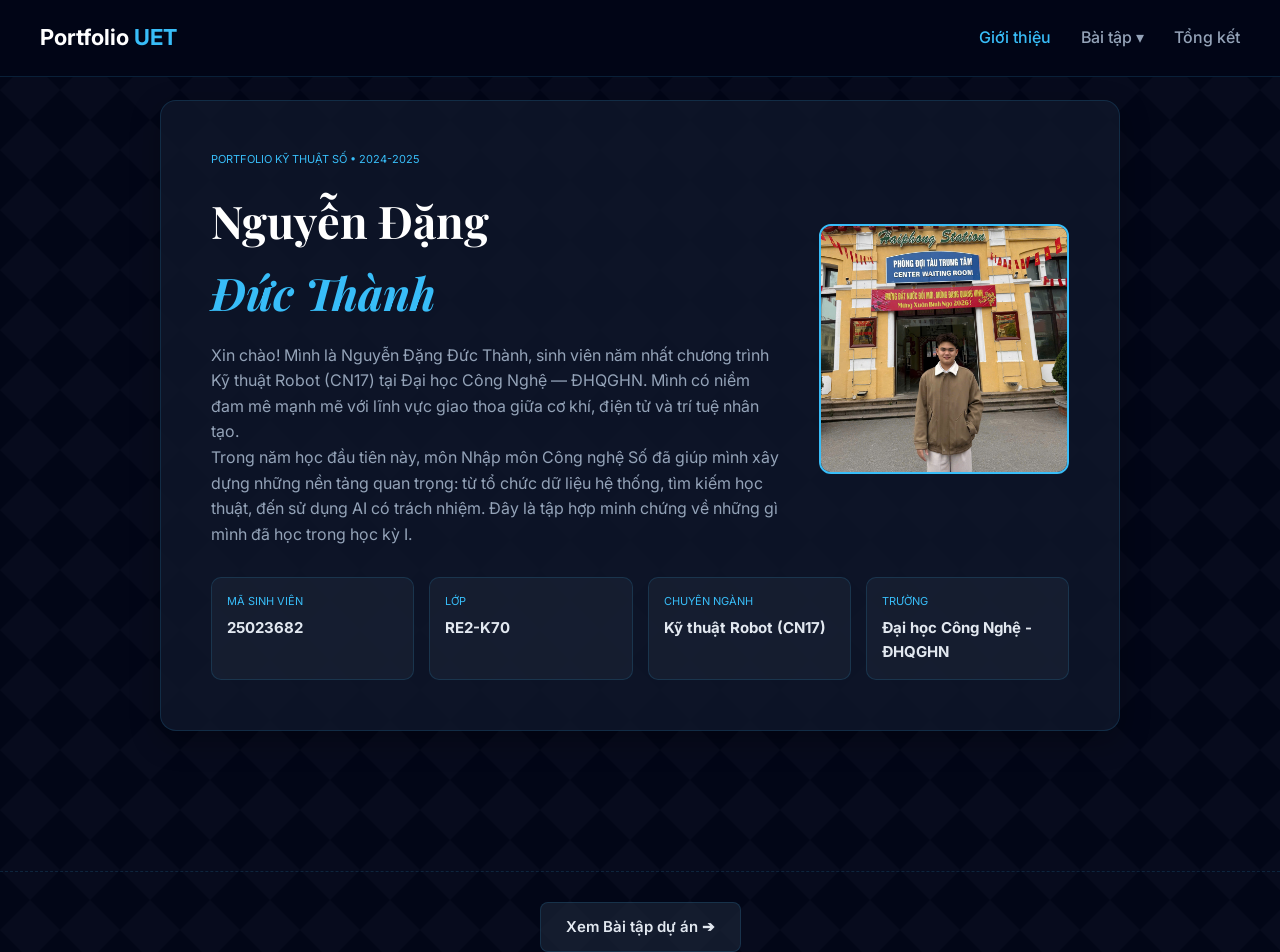
<file: index.html>
<!DOCTYPE html>
<html lang="vi">
<head>
    <meta charset="UTF-8">
    <title>Giới thiệu - Portfolio</title>
    <link rel="stylesheet" href="style.css">
</head>
<body class="bg-robot">
    <nav class="navbar">
        <a href="index.html" class="nav-logo">Portfolio <span>UET</span></a>
        <ul class="nav-menu">
            <li class="nav-item"><a href="index.html" class="nav-link" style="color: var(--accent);">Giới thiệu</a></li>
            <li class="nav-item">
                <a href="projects.html" class="nav-link">Bài tập ▾</a>
                <div class="dropdown-menu">
                    <a href="projects.html" class="dropdown-item">6 Bài tập thành phần</a>
                </div>
            </li>
            <li class="nav-item"><a href="reflection.html" class="nav-link">Tổng kết</a></li>
        </ul>
    </nav>

    <div class="container">
        <section class="hero">
            <div style="display: flex; gap: 40px; align-items: center;">
                <div style="flex: 1;">
                    <div class="card-label">PORTFOLIO KỸ THUẬT SỐ • 2024-2025</div>
                    <h1>Nguyễn Đặng<br><span>Đức Thành</span></h1>
                    <p class="text-dim">Xin chào! Mình là Nguyễn Đặng Đức Thành, sinh viên năm nhất chương trình Kỹ thuật Robot (CN17) tại Đại học Công Nghệ — ĐHQGHN. Mình có niềm đam mê mạnh mẽ với lĩnh vực giao thoa giữa cơ khí, điện tử và trí tuệ nhân tạo.</p>
                    <p class="text-dim">Trong năm học đầu tiên này, môn Nhập môn Công nghệ Số đã giúp mình xây dựng những nền tảng quan trọng: từ tổ chức dữ liệu hệ thống, tìm kiếm học thuật, đến sử dụng AI có trách nhiệm. Đây là tập hợp minh chứng về những gì mình đã học trong học kỳ I.</p>
                </div>
                <div style="width: 250px; height: 250px; border-radius: 12px; overflow: hidden; border: 2px solid var(--accent);">
                    <img src="thanh.jpg" alt="Hình Robot" style="width: 100%; height: 100%; object-fit: cover;">
                </div>
            </div>

            <div class="info-grid">
                <div class="card"><div class="card-label">Mã Sinh Viên</div><div class="card-val">25023682</div></div>
                <div class="card"><div class="card-label">Lớp</div><div class="card-val">RE2-K70</div></div>
                <div class="card"><div class="card-label">Chuyên ngành</div><div class="card-val">Kỹ thuật Robot (CN17)</div></div>
                <div class="card"><div class="card-label">Trường</div><div class="card-val">Đại học Công Nghệ - ĐHQGHN</div></div>
            </div>
        </section>
    </div>
    <div class="bottom-nav">
            <a href="projects.html" class="btn-page">Xem Bài tập dự án ➔</a>
        </div>
    <script>
        document.addEventListener('DOMContentLoaded', () => {
            // Chỉ bắt các link chuyển trang nội bộ, bỏ qua các link mở tab mới (Drive)
            const internalLinks = document.querySelectorAll('a[href="index.html"], a[href="projects.html"], a[href="reflection.html"]');
            
            internalLinks.forEach(link => {
                link.addEventListener('click', function(e) {
                    e.preventDefault(); // Ngăn trình duyệt chuyển trang ngay lập tức
                    const targetUrl = this.href;
                    
                    // Thêm hiệu ứng mờ dần
                    document.body.classList.add('fade-out');
                    
                    // Chờ 300ms (bằng thời gian chạy animation) rồi mới chuyển trang
                    setTimeout(() => {
                        window.location.href = targetUrl;
                    }, 300);
                });
            });
        });
    </script>
</body>
</html>
</file>
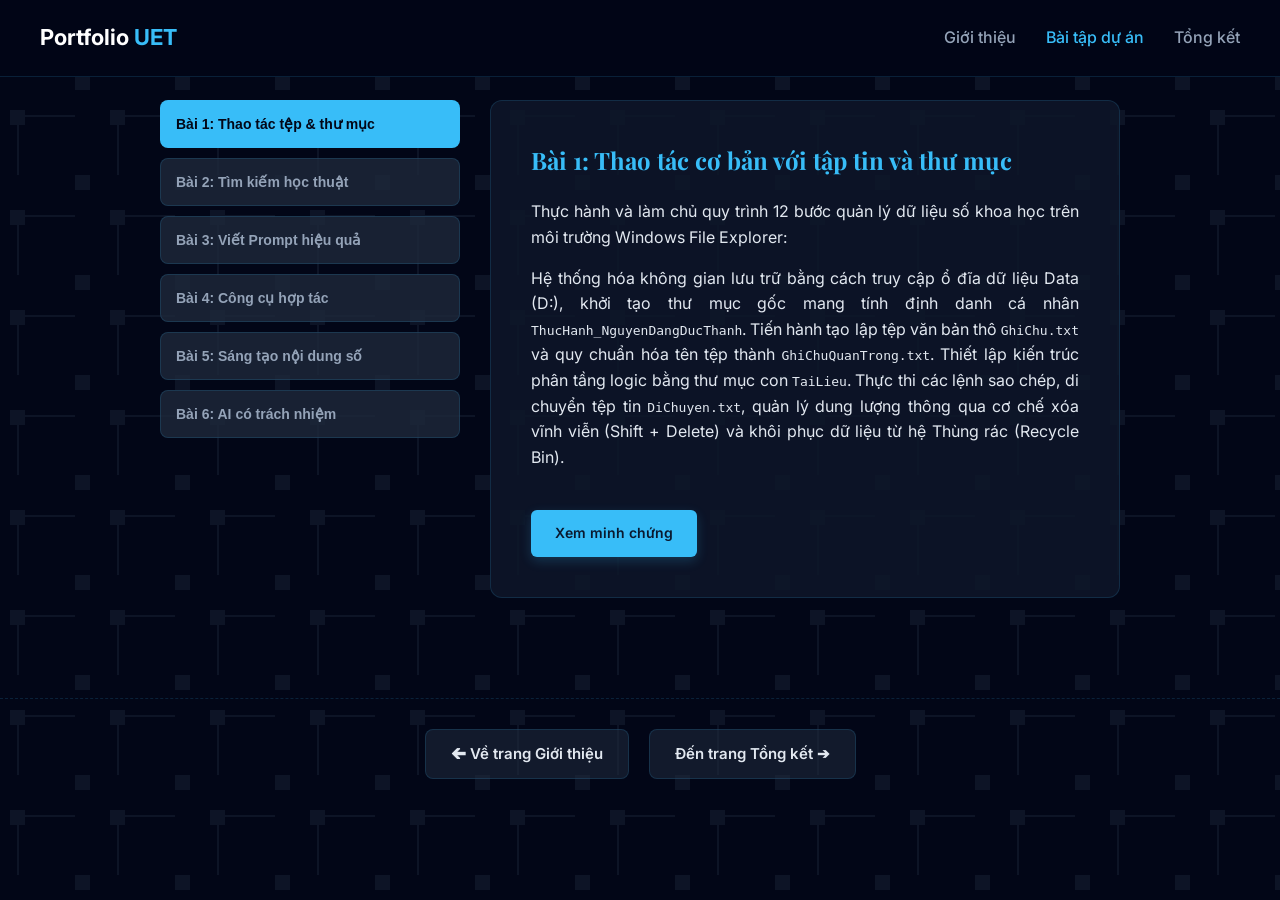
<file: projects.html>
<!DOCTYPE html>
<html lang="vi">
<head>
    <meta charset="UTF-8">
    <meta name="viewport" content="width=device-width, initial-scale=1.0">
    <title>Bài tập dự án - Portfolio</title>
    <link rel="stylesheet" href="style.css">
    <style>
        /* Định dạng riêng cho nút bấm "Xem minh chứng" dạng khối đơn giản */
        .btn-standalone {
            display: inline-block;
            background-color: var(--accent);
            color: #0A192F; /* Màu chữ tối để nổi bật trên nền xanh sáng */
            padding: 12px 24px;
            border-radius: 6px;
            text-decoration: none;
            font-size: 14px;
            font-weight: 600;
            margin-top: 25px;
            transition: all 0.3s ease;
            box-shadow: 0 4px 12px rgba(56, 189, 248, 0.2);
        }
        .btn-standalone:hover {
            background-color: #7dd3fc; /* Sáng lên khi di chuột vào */
            transform: translateY(-2px);
            box-shadow: 0 6px 20px rgba(56, 189, 248, 0.4);
        }
    </style>
</head>
<body class="bg-circuit">
    
    <nav class="navbar">
        <a href="index.html" class="nav-logo">Portfolio <span>UET</span></a>
        <ul class="nav-menu">
            <li class="nav-item"><a href="index.html" class="nav-link">Giới thiệu</a></li>
            <li class="nav-item"><a href="projects.html" class="nav-link" style="color: var(--accent);">Bài tập dự án</a></li>
            <li class="nav-item"><a href="reflection.html" class="nav-link">Tổng kết</a></li>
        </ul>
    </nav>

    <div class="container">
        <div class="project-layout">
            
            <div class="tab-menu">
                <button class="tablinks" onclick="openTab(event, 'Bai1')" id="defaultOpen">Bài 1: Thao tác tệp & thư mục</button>
                <button class="tablinks" onclick="openTab(event, 'Bai2')">Bài 2: Tìm kiếm học thuật</button>
                <button class="tablinks" onclick="openTab(event, 'Bai3')">Bài 3: Viết Prompt hiệu quả</button>
                <button class="tablinks" onclick="openTab(event, 'Bai4')">Bài 4: Công cụ hợp tác</button>
                <button class="tablinks" onclick="openTab(event, 'Bai5')">Bài 5: Sáng tạo nội dung số</button>
                <button class="tablinks" onclick="openTab(event, 'Bai6')">Bài 6: AI có trách nhiệm</button>
            </div>

            <div class="project-content">
                
                <div id="Bai1" class="tabcontent">
                    <h2>Bài 1: Thao tác cơ bản với tập tin và thư mục</h2>
                    <p>Thực hành và làm chủ quy trình 12 bước quản lý dữ liệu số khoa học trên môi trường Windows File Explorer:</p>
                    <p>Hệ thống hóa không gian lưu trữ bằng cách truy cập ổ đĩa dữ liệu Data (D:), khởi tạo thư mục gốc mang tính định danh cá nhân <code>ThucHanh_NguyenDangDucThanh</code>. Tiến hành tạo lập tệp văn bản thô <code>GhiChu.txt</code> và quy chuẩn hóa tên tệp thành <code>GhiChuQuanTrong.txt</code>. Thiết lập kiến trúc phân tầng logic bằng thư mục con <code>TaiLieu</code>. Thực thi các lệnh sao chép, di chuyển tệp tin <code>DiChuyen.txt</code>, quản lý dung lượng thông qua cơ chế xóa vĩnh viễn (Shift + Delete) và khôi phục dữ liệu từ hệ Thùng rác (Recycle Bin).</p>
                    
                    <div style="text-align: left;">
                        <a href="https://docs.google.com/document/d/12MrlPTNfe4G2E7FvAIZHRlG-R_RvouPR/edit?usp=drive_link&ouid=106615070601937720406&rtpof=true&sd=true" target="_blank" class="btn-standalone">Xem minh chứng</a>
                    </div>
                </div>

                <div id="Bai2" class="tabcontent">
                    <h2>Bài 2: Tìm kiếm và đánh giá thông tin học thuật</h2>
                    <p><strong>Chủ đề nghiên cứu:</strong> Ứng dụng thuật toán SLAM (Simultaneous Localization and Mapping) dựa trên Deep Learning cho Robot di động tự động (AMR) trong môi trường động.</p>
                    <p><strong>Nội dung thực hiện:</strong> Thu thập thành công 11 tài liệu học thuật (bao gồm 7 bài báo khoa học chất lượng cao) thông qua việc đối chiếu chéo trên 5 loại nguồn chuyên sâu vượt yêu cầu (IEEE Xplore, ScienceDirect, Springer, arXiv và hệ thống dữ liệu số VNU-LIC). Sử dụng linh hoạt các toán tử tìm kiếm nâng cao để giải quyết bài toán sai số động học của AMR trong môi trường nhà kho và bệnh viện thực tế. Tiến hành phân tích độ tin cậy nghiêm ngặt của nguồn tin tạp chí khoa học chuyên ngành (như IEEE T-RO) và nguồn mở GitHub theo hệ tiêu chuẩn đánh giá CRAAP khắt khe.</p>
                    
                    <table>
                        <tr>
                            <th>STT</th>
                            <th>Loại nguồn</th>
                            <th>Tác giả / Tổ chức chính</th>
                            <th>Năm</th>
                            <th>Tiêu chí đánh giá nổi bật (CRAAP)</th>
                            <th>Xếp hạng độ tin cậy</th>
                        </tr>
                        <tr>
                            <td>1</td>
                            <td>Báo khoa học (IEEE T-RO)</td>
                            <td>Chen, L., et al.</td>
                            <td>2024</td>
                            <td>Tạp chí nhóm Q1 hàng đầu thế giới. Quy trình bình duyệt khắt khe, thực nghiệm Gazebo và phần cứng TurtleBot3 mạnh mẽ.</td>
                            <td>Xuất sắc (5/5)</td>
                        </tr>
                        <tr>
                            <td>2</td>
                            <td>Mã nguồn mở (GitHub)</td>
                            <td>Campos, C., et al.</td>
                            <td>2025</td>
                            <td>ORB_SLAM3 Repository minh bạch, tính thực tiễn cao trên hệ điều hành ROS (>8.5k Stars).</td>
                            <td>Cao (4/5)</td>
                        </tr>
                    </table>

                    <div style="text-align: left;">
                        <a href="https://docs.google.com/document/d/1fKledi_Krc_HPqxRp469gQ3Hni8iyPw9/edit?usp=drive_link&ouid=106615070601937720406&rtpof=true&sd=true" target="_blank" class="btn-standalone">Xem minh chứng</a>
                    </div>
                </div>

                <div id="Bai3" class="tabcontent">
                    <h2>Bài 3: Viết Prompt hiệu quả cho các tác vụ học tập</h2>
                    <p>Ứng dụng kỹ thuật Prompt Engineering nâng cao để giải quyết tác vụ toán học chuyên sâu: Giải thích bản chất khái niệm <strong>"Ma trận hiệp phương sai (Covariance Matrix)"</strong> trong môn Xác suất thống kê phục vụ thuật toán lọc Kalman trên Robot.</p>
                    <p>Xây dựng và chạy thực nghiệm đối chiếu 3 cấu trúc Prompt khác nhau. Mô hình Prompt Nâng cao (Gán vai trò Giảng viên Toán tin UET + Bối cảnh đối tượng tiếp nhận + Chuỗi tư duy Chain-of-Thought từ đơn biến sang đa biến + Kỹ thuật so sánh Analogy trực quan + Ràng buộc dữ liệu đầu ra bằng công thức LaTeX và Bảng biểu) mang lại phản hồi logic vượt trội, giúp nắm vững bản chất toán học ứng dụng trong Machine Learning thay vì sao chép lý thuyết thô từ điển.</p>
                    
                    <div style="text-align: left;">
                        <a href="https://docs.google.com/document/d/1RMJFjkzJ40qqbWoCbv8PGHxoK8bscSfg/edit?usp=drive_link&ouid=106615070601937720406&rtpof=true&sd=true" target="_blank" class="btn-standalone">Xem minh chứng</a>
                    </div>
                </div>

                <div id="Bai4" class="tabcontent">
                    <h2>Bài 4: Sử dụng công cụ hợp tác trực tuyến cho dự án nhóm</h2>
                    <p>Vận hành đồng bộ mô hình quản trị dự án số đám mây trong thời gian nhóm cộng tác 1 tuần. Hệ sinh thái công cụ phối hợp bao gồm: **Trello** điều phối tiến độ qua bảng Kanban kỹ thuật số (To-do, Doing, Done) và đặt deadline rõ ràng; **Google Docs** cộng tác soạn thảo văn bản đồng thời; **Google Drive** tổ chức hệ thống cây thư mục lưu trữ logic phân loại khoa học; và **Discord/Zalo** duy trì trung tâm giao tiếp nhanh.</p>
                    <p><strong>Giải pháp kỹ thuật khắc phục thử thách:</strong> Chuyển quyền sửa trực tiếp trên Google Docs sang tính năng "Đề xuất chỉnh sửa" (Suggesting mode) để xử lý bài toán xung đột dữ liệu. Áp dụng tính năng Ghim tin nhắn (Pin message) trên Discord cho các quyết định quan trọng để giải quyết hiện tượng trôi tin, đồng thời áp đặt khung giờ đồng bộ trạng thái nhóm cố định (Sync-up) từ 20h - 21h hàng ngày nhằm nâng cao tính kỷ luật nhóm.</p>
                    
                    <div style="text-align: left;">
                        <a href="https://docs.google.com/document/d/1GSUy98F6HAi_2bE6ykkZJgAHTmRIBRJt/edit?usp=drive_link&ouid=106615070601937720406&rtpof=true&sd=true" target="_blank" class="btn-standalone">Xem minh chứng</a>
                    </div>
                </div>

                <div id="Bai5" class="tabcontent">
                    <h2>Bài 5: Sử dụng AI tạo sinh trong sáng tạo nội dung số</h2>
                    <p>Triển khai dự án sáng tạo nội dung số truyền thông giáo dục hiện đại: Sản xuất bài viết Blog học thuật kết hợp thiết kế đồ họa Infographic tóm tắt.</p>
                    <p><strong>Chủ đề dự án:</strong> <em>"Hội chứng ảo tưởng năng lực (Illusion of Competence) do phụ thuộc AI trong quá trình tự học của sinh viên"</em>. Quy trình điều phối phối hợp đa nền tảng Generative AI: Khai thác **Google Gemini** lập cấu trúc khung lý thuyết và tự biên tập bổ sung các cơ chế tâm lý học 'siêu nhận thức' (metacognition) gắn liền với ví dụ thực tế lập trình; ứng dụng **DALL-E 3** tạo lập tác phẩm nghệ thuật số ẩn dụ cao về sự đối lập giữa vẻ tự tin bên ngoài và bóng đen trống rỗng trong gương; điều phối giao diện bằng **Canva AI (Magic Design)** để tối ưu bảng màu công nghệ xanh dương và tinh chỉnh hiển thị phông chữ tiếng Việt chuyên nghiệp.</p>
                    
                    <div style="text-align: left;">
                        <a href="https://docs.google.com/document/d/1kWnxrEKFjc8mbSdANwPb5EkQSDKB15Lg/edit?usp=drive_link&ouid=106615070601937720406&rtpof=true&sd=true" target="_blank" class="btn-standalone">Xem minh chứng</a>
                    </div>
                </div>

                <div id="Bai6" class="tabcontent">
                    <h2>Bài 6: Sử dụng AI có trách nhiệm trong học tập và nghiên cứu</h2>
                    <p>Nghiên cứu chính sách liêm chính học thuật và quy chế chống đạo văn mã nguồn nghiêm ngặt tại Trường Đại học Công nghệ (UET - ĐHQGHN). Tác vụ thực nghiệm được triển khai thông qua việc lập trình thuật toán Động học ngược (Inverse Kinematics) bằng ngôn ngữ C++ cho cụm 3 khớp servo (Coxa, Femur, Tibia) của chân dự án Robot nhện 18 bậc tự do (18-DOF Hexapod) điều khiển bằng vi điều khiển Arduino trên trợ lý **Gemini**.</p>
                    <p><strong>Hiệu chỉnh phản biện thực tế:</strong> Các phương trình toán lượng giác lý thuyết của AI cung cấp là chính xác, nhưng AI hoàn toàn bỏ qua các giới hạn vật lý thực tế của mô hình phần cứng. Sinh viên đã tiến hành bổ sung hàm rào chắn dữ liệu <code>constrain()</code> để chống vỡ cơ cấu cơ khí do góc quay vượt biên, đồng thời cấu trúc lại phần cứng bằng cách tích hợp module mở rộng dòng xung PWM PCA9685 thông qua phương thức giao tiếp I2C bảo đảm dòng điện tải an toàn. Trích dẫn tài liệu minh bạch theo chuẩn cấu trúc IEEE.</p>
                    
                    <div style="text-align: left;">
                        <a href="https://docs.google.com/document/d/1tQv0-6y_hnV12fcglhxGBKJM0VlQhpXo/edit?usp=drive_link&ouid=106615070601937720406&rtpof=true&sd=true" target="_blank" class="btn-standalone">Xem minh chứng</a>
                    </div>
                </div>

            </div>
        </div>
    </div>

    <script>
        function openTab(evt, tabName) {
            var i, tabcontent, tablinks;
            tabcontent = document.getElementsByClassName("tabcontent");
            for (i = 0; i < tabcontent.length; i++) {
                tabcontent[i].style.display = "none";
            }
            tablinks = document.getElementsByClassName("tablinks");
            for (i = 0; i < tablinks.length; i++) {
                tablinks[i].className = tablinks[i].className.replace(" active", "");
            }
            document.getElementById(tabName).style.display = "block";
            evt.currentTarget.className += " active";
        }
        // Tự động kích hoạt mở Tab Bài 1 khi tải trang
        document.getElementById("defaultOpen").click();
    </script>
    <div class="bottom-nav">
            <a href="index.html" class="btn-page">🡨 Về trang Giới thiệu</a>
            <a href="reflection.html" class="btn-page">Đến trang Tổng kết ➔</a>
        </div>
    <script>
        document.addEventListener('DOMContentLoaded', () => {
            // Chỉ bắt các link chuyển trang nội bộ, bỏ qua các link mở tab mới (Drive)
            const internalLinks = document.querySelectorAll('a[href="index.html"], a[href="projects.html"], a[href="reflection.html"]');
            
            internalLinks.forEach(link => {
                link.addEventListener('click', function(e) {
                    e.preventDefault(); // Ngăn trình duyệt chuyển trang ngay lập tức
                    const targetUrl = this.href;
                    
                    // Thêm hiệu ứng mờ dần
                    document.body.classList.add('fade-out');
                    
                    // Chờ 300ms (bằng thời gian chạy animation) rồi mới chuyển trang
                    setTimeout(() => {
                        window.location.href = targetUrl;
                    }, 300);
                });
            });
        });
    </script>
</body>
</html>
</file>
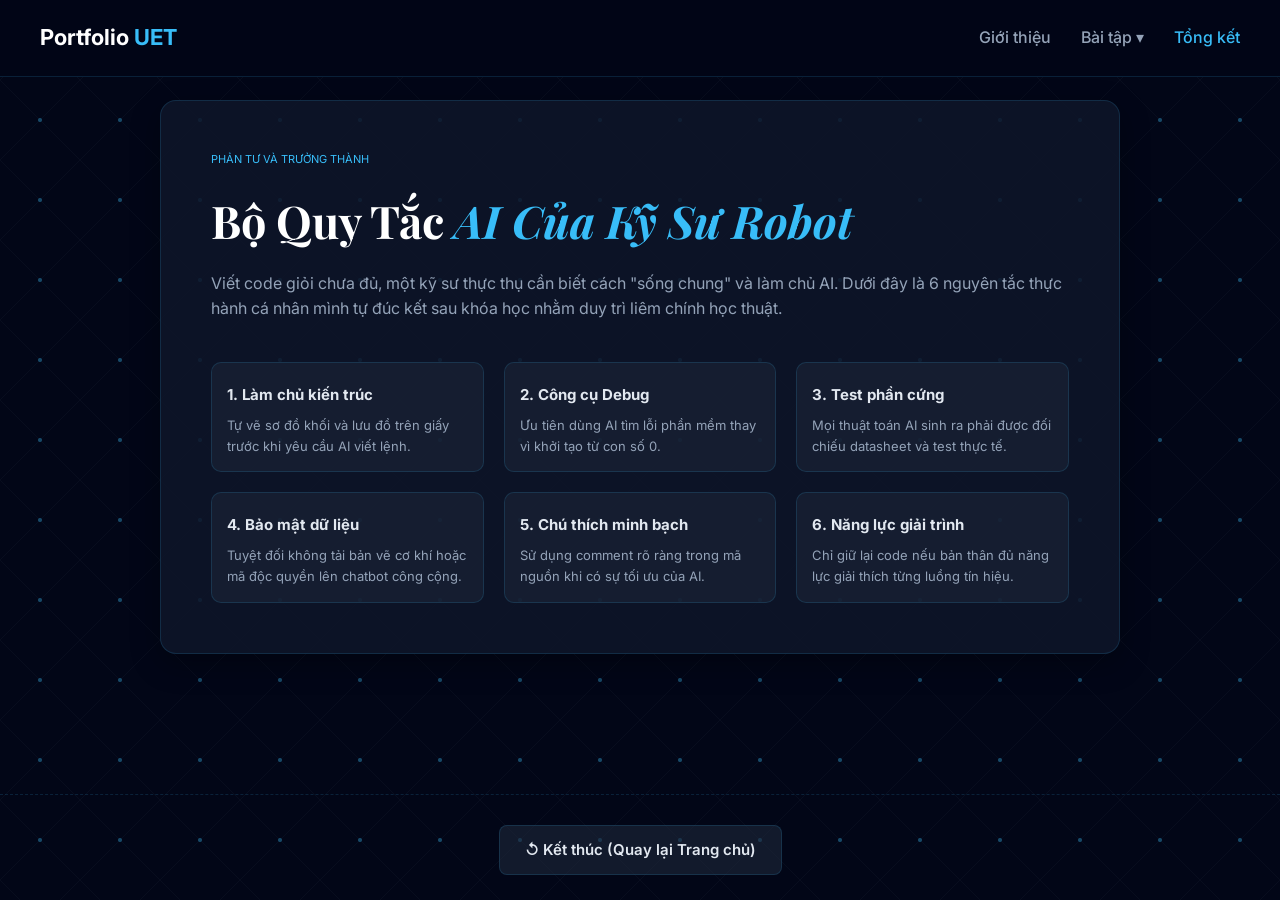
<file: reflection.html>
<!DOCTYPE html>
<html lang="vi">
<head>
    <meta charset="UTF-8">
    <title>Tổng kết - Portfolio</title>
    <link rel="stylesheet" href="style.css">
</head>
<body class="bg-internet">
    <nav class="navbar">
        <a href="index.html" class="nav-logo">Portfolio <span>UET</span></a>
        <ul class="nav-menu">
            <li class="nav-item"><a href="index.html" class="nav-link">Giới thiệu</a></li>
            <li class="nav-item">
                <a href="projects.html" class="nav-link">Bài tập ▾</a>
                <div class="dropdown-menu">
                    <a href="projects.html" class="dropdown-item">6 Bài tập thành phần</a>
                </div>
            </li>
            <li class="nav-item"><a href="reflection.html" class="nav-link" style="color: var(--accent);">Tổng kết</a></li>
        </ul>
    </nav>

    <div class="container">
        <section class="hero">
            <div class="card-label">PHẢN TƯ VÀ TRƯỞNG THÀNH</div>
            <h1>Bộ Quy Tắc <span>AI Của Kỹ Sư Robot</span></h1>
            <p class="text-dim">Viết code giỏi chưa đủ, một kỹ sư thực thụ cần biết cách "sống chung" và làm chủ AI. Dưới đây là 6 nguyên tắc thực hành cá nhân mình tự đúc kết sau khóa học nhằm duy trì liêm chính học thuật.</p>
            
            <div class="grid-sym">
                <div class="card">
                    <div class="card-val">1. Làm chủ kiến trúc</div>
                    <div class="text-dim" style="font-size: 13px; margin-top: 8px;">Tự vẽ sơ đồ khối và lưu đồ trên giấy trước khi yêu cầu AI viết lệnh.</div>
                </div>
                <div class="card">
                    <div class="card-val">2. Công cụ Debug</div>
                    <div class="text-dim" style="font-size: 13px; margin-top: 8px;">Ưu tiên dùng AI tìm lỗi phần mềm thay vì khởi tạo từ con số 0.</div>
                </div>
                <div class="card">
                    <div class="card-val">3. Test phần cứng</div>
                    <div class="text-dim" style="font-size: 13px; margin-top: 8px;">Mọi thuật toán AI sinh ra phải được đối chiếu datasheet và test thực tế.</div>
                </div>
                <div class="card">
                    <div class="card-val">4. Bảo mật dữ liệu</div>
                    <div class="text-dim" style="font-size: 13px; margin-top: 8px;">Tuyệt đối không tải bản vẽ cơ khí hoặc mã độc quyền lên chatbot công cộng.</div>
                </div>
                <div class="card">
                    <div class="card-val">5. Chú thích minh bạch</div>
                    <div class="text-dim" style="font-size: 13px; margin-top: 8px;">Sử dụng comment rõ ràng trong mã nguồn khi có sự tối ưu của AI.</div>
                </div>
                <div class="card">
                    <div class="card-val">6. Năng lực giải trình</div>
                    <div class="text-dim" style="font-size: 13px; margin-top: 8px;">Chỉ giữ lại code nếu bản thân đủ năng lực giải thích từng luồng tín hiệu.</div>
                </div>
            </div>
        </section>
    </div>
    <div class="bottom-nav">
            <a href="index.html" class="btn-page">↺ Kết thúc (Quay lại Trang chủ)</a>
        </div>
    <script>
        document.addEventListener('DOMContentLoaded', () => {
            // Chỉ bắt các link chuyển trang nội bộ, bỏ qua các link mở tab mới (Drive)
            const internalLinks = document.querySelectorAll('a[href="index.html"], a[href="projects.html"], a[href="reflection.html"]');
            
            internalLinks.forEach(link => {
                link.addEventListener('click', function(e) {
                    e.preventDefault(); // Ngăn trình duyệt chuyển trang ngay lập tức
                    const targetUrl = this.href;
                    
                    // Thêm hiệu ứng mờ dần
                    document.body.classList.add('fade-out');
                    
                    // Chờ 300ms (bằng thời gian chạy animation) rồi mới chuyển trang
                    setTimeout(() => {
                        window.location.href = targetUrl;
                    }, 300);
                });
            });
        });
    </script>
</body>
</html>
</file>
<file: style.css>
@import url('https://fonts.googleapis.com/css2?family=Inter:wght@300;400;500;600;700&family=Playfair+Display:ital,wght@0,700;1,700&display=swap');

:root {
    --bg-deep: #020617;
    --bg-card: rgba(15, 23, 42, 0.85);
    --text-main: #e2e8f0;
    --text-dim: #94a3b8;
    --accent: #38bdf8;
    --border: rgba(56, 189, 248, 0.15);
}

* { margin: 0; padding: 0; box-sizing: border-box; }
html { scroll-behavior: smooth; }
body { font-family: 'Inter', sans-serif; color: var(--text-main); background-color: var(--bg-deep); line-height: 1.6; }

/* === 3 HỌA TIẾT NỀN CÔNG NGHỆ === */
.bg-robot { background-image: url("data:image/svg+xml,%3Csvg xmlns='http://www.w3.org/2000/svg' width='60' height='60' viewBox='0 0 60 60'%3E%3Cpath d='M30 0l30 30-30 30L0 30z' fill='%231e293b' fill-opacity='0.15'/%3E%3C/svg%3E"); }
.bg-circuit { background-image: url("data:image/svg+xml,%3Csvg xmlns='http://www.w3.org/2000/svg' width='100' height='100' viewBox='0 0 100 100'%3E%3Cpath d='M10 10h15v15H10zM75 75h15v15H75zM17 25v50h2V25zM75 17h-50v-2h50z' fill='%231e293b' fill-opacity='0.4'/%3E%3C/svg%3E"); }
.bg-internet { background-image: url("data:image/svg+xml,%3Csvg xmlns='http://www.w3.org/2000/svg' width='80' height='80' viewBox='0 0 80 80'%3E%3Ccircle cx='40' cy='40' r='2' fill='%2338bdf8' fill-opacity='0.4'/%3E%3Cpath d='M0 0l40 40M80 0L40 40M0 80l40-40M80 80L40 40' stroke='%231e293b' stroke-opacity='0.2'/%3E%3C/svg%3E"); }

/* NAVBAR */
.navbar { position: fixed; top: 0; width: 100%; background: rgba(2, 6, 23, 0.95); backdrop-filter: blur(10px); padding: 15px 40px; display: flex; justify-content: space-between; align-items: center; z-index: 1000; border-bottom: 1px solid var(--border); }
.nav-logo { font-size: 22px; font-weight: 700; color: white; text-decoration: none; }
.nav-logo span { color: var(--accent); }
.nav-menu { display: flex; list-style: none; gap: 30px; }
.nav-item { position: relative; }
.nav-link { color: var(--text-dim); text-decoration: none; font-weight: 500; transition: 0.3s; padding: 10px 0; display: block; }
.nav-link:hover { color: var(--accent); }

/* DROPDOWN */
.dropdown-menu { position: absolute; top: 100%; left: 0; background: #1e293b; min-width: 280px; border-radius: 8px; border: 1px solid var(--border); display: none; padding: 10px 0; }
.nav-item:hover .dropdown-menu { display: block; }
.dropdown-item { display: block; padding: 10px 20px; color: var(--text-main); text-decoration: none; font-size: 14px; }
.dropdown-item:hover { background: #0f172a; color: var(--accent); }

/* CONTAINER & HERO */
.container { max-width: 1000px; margin: 0 auto; padding: 100px 20px 50px 20px; }
.hero { background: var(--bg-card); border: 1px solid var(--border); border-radius: 16px; padding: 50px; margin-bottom: 40px; box-shadow: 0 10px 30px rgba(0,0,0,0.3); }
h1, h2, h3 { font-family: 'Playfair Display', serif; color: white; }
.hero h1 { font-size: 45px; margin: 15px 0; }
.hero h1 span { color: var(--accent); font-style: italic; }
.text-dim { color: var(--text-dim); }

/* INFO CARDS */
.info-grid { display: grid; grid-template-columns: repeat(auto-fit, minmax(200px, 1fr)); gap: 15px; margin-top: 30px; }
.card { background: rgba(30, 41, 59, 0.5); border: 1px solid var(--border); padding: 15px; border-radius: 10px; }
.card-label { font-size: 11px; color: var(--accent); text-transform: uppercase; }
.card-val { font-size: 15px; font-weight: bold; margin-top: 5px; }

/* TAB BÀI TẬP */
.project-layout { display: flex; gap: 30px; }
.tab-menu { flex: 0 0 300px; display: flex; flex-direction: column; gap: 10px; }
.tablinks { background: rgba(30, 41, 59, 0.8); border: 1px solid var(--border); color: var(--text-dim); padding: 15px; text-align: left; border-radius: 8px; cursor: pointer; font-size: 14px; font-weight: 600; transition: 0.3s; }
.tablinks:hover { background: rgba(56, 189, 248, 0.1); }
.tablinks.active { background: var(--accent); color: var(--bg-deep); }
.tabcontent { flex: 1; background: var(--bg-card); border: 1px solid var(--border); padding: 40px; border-radius: 12px; display: none; }
.tabcontent h2 { margin-bottom: 20px; color: var(--accent); }
.tabcontent p { margin-bottom: 15px; text-align: justify; }

/* BẢNG & NÚT */
table { width: 100%; border-collapse: collapse; margin: 20px 0; font-size: 14px; }
th, td { border: 1px solid var(--border); padding: 12px; text-align: left; }
th { background: rgba(56, 189, 248, 0.1); color: var(--accent); }
.proof-btn { display: inline-block; background: var(--accent); color: var(--bg-deep); padding: 10px 20px; border-radius: 6px; text-decoration: none; font-weight: 600; font-size: 13px; margin-top: 20px; }
/* LƯỚI ĐỐI XỨNG 3 CỘT CHO TRANG TỔNG KẾT */
.grid-sym {
    display: grid;
    grid-template-columns: repeat(3, 1fr);
    gap: 20px;
    margin-top: 40px;
}

/* Đảm bảo hiển thị đẹp trên cả điện thoại và tablet */
@media (max-width: 768px) {
    .grid-sym { grid-template-columns: repeat(2, 1fr); }
}
@media (max-width: 480px) {
    .grid-sym { grid-template-columns: 1fr; }
}
/* === NÚT ĐIỀU HƯỚNG CUỐI TRANG (BOTTOM NAV) === */
.bottom-nav {
    display: flex;
    justify-content: center; /* Ép tất cả các nút nằm ngay chính giữa */
    align-items: center;
    gap: 20px; /* Khoảng cách giữa 2 nút nếu có nhiều nút */
    margin-top: 50px;
    padding-top: 30px;
    border-top: 1px dashed var(--border);
    width: 100%;
}

/* Định dạng nút bấm */
.btn-page {
    display: inline-flex;
    align-items: center;
    background: rgba(30, 41, 59, 0.6);
    border: 1px solid var(--border);
    color: var(--text-main);
    padding: 12px 25px;
    border-radius: 8px;
    text-decoration: none;
    font-size: 15px;
    font-weight: 600;
    transition: all 0.3s ease;
}
.btn-page:hover {
    background: var(--accent);
    color: var(--bg-deep);
    box-shadow: 0 0 15px var(--accent-glow);
    transform: translateY(-3px);
}
/* === HIỆU ỨNG CHUYỂN TRANG MƯỢT MÀ === */
body {
    animation: fadeInPage 0.5s ease-out forwards;
}

/* Class được kích hoạt khi bấm nút chuyển trang */
body.fade-out {
    animation: fadeOutPage 0.3s ease-in forwards;
}

@keyframes fadeInPage {
    0% { opacity: 0; transform: translateY(15px); }
    100% { opacity: 1; transform: translateY(0); }
}

@keyframes fadeOutPage {
    0% { opacity: 1; transform: translateY(0); }
    100% { opacity: 0; transform: translateY(-15px); }
}
</file>
